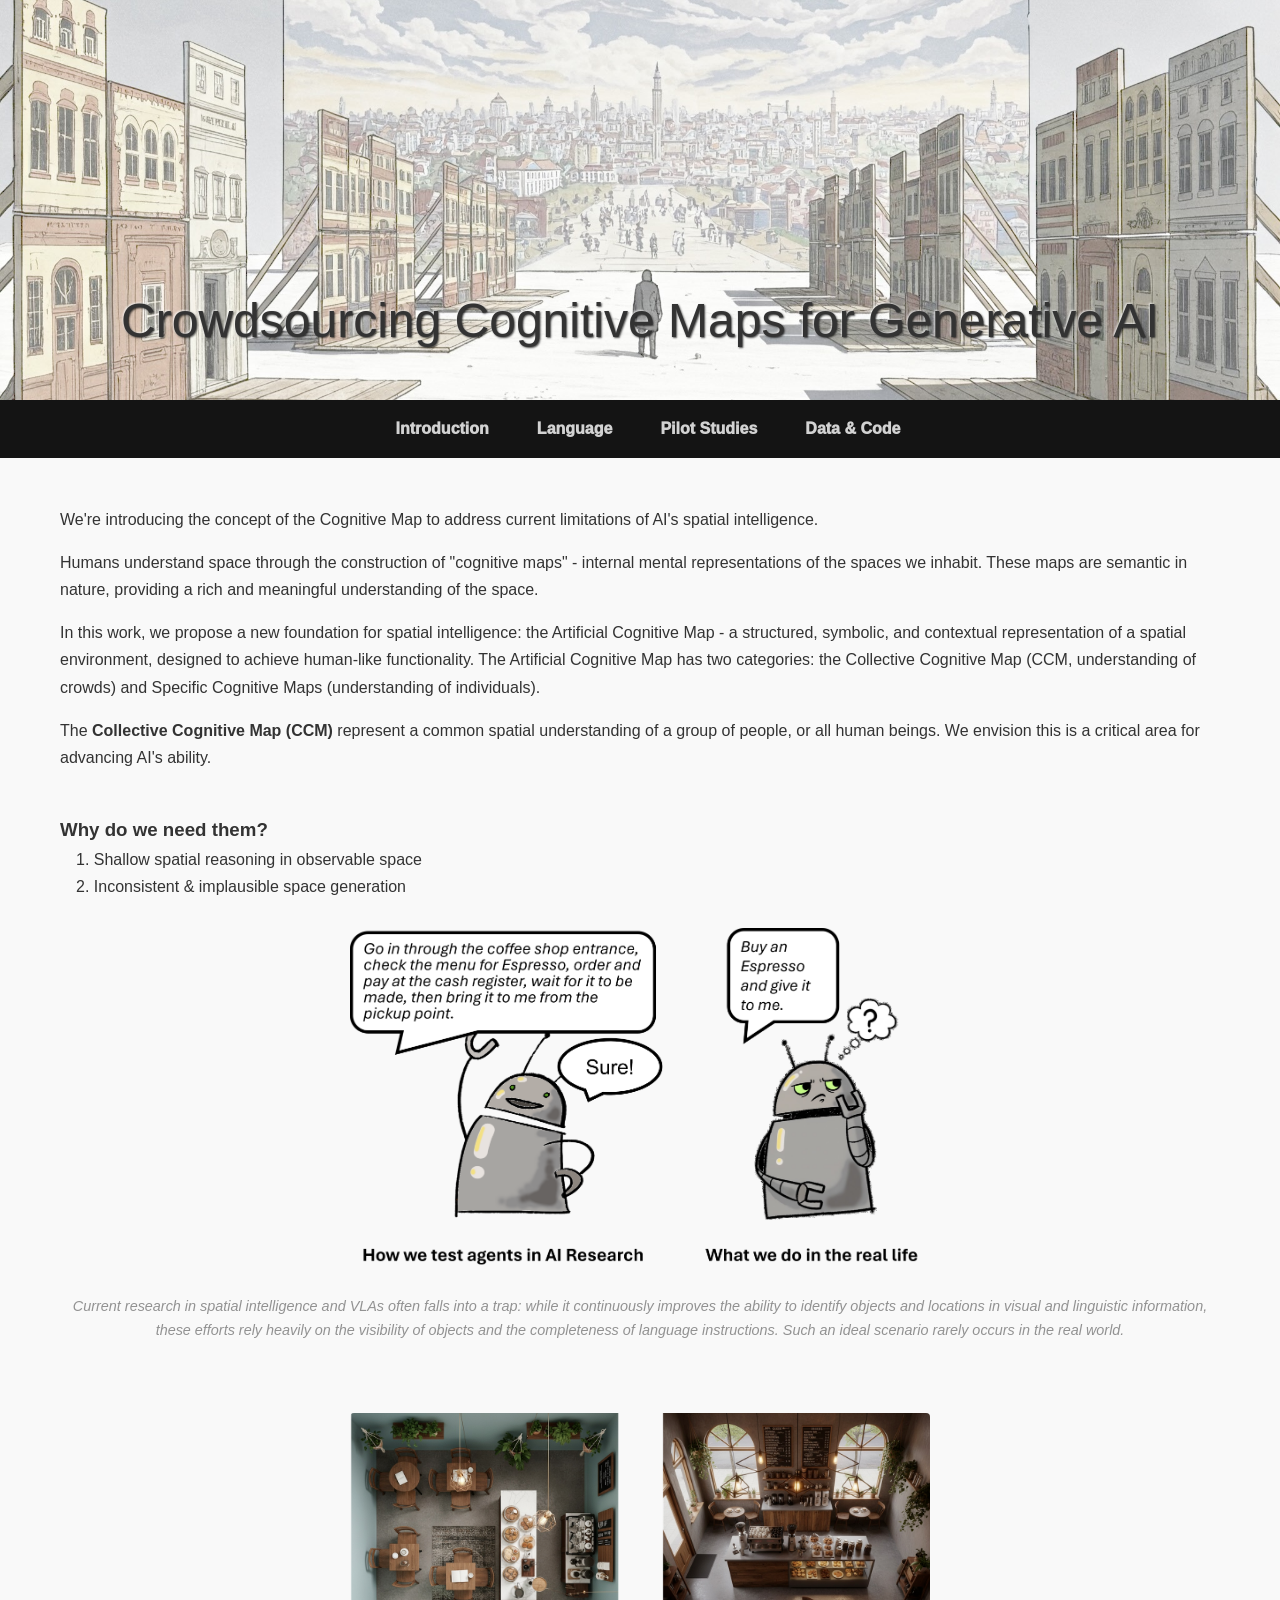
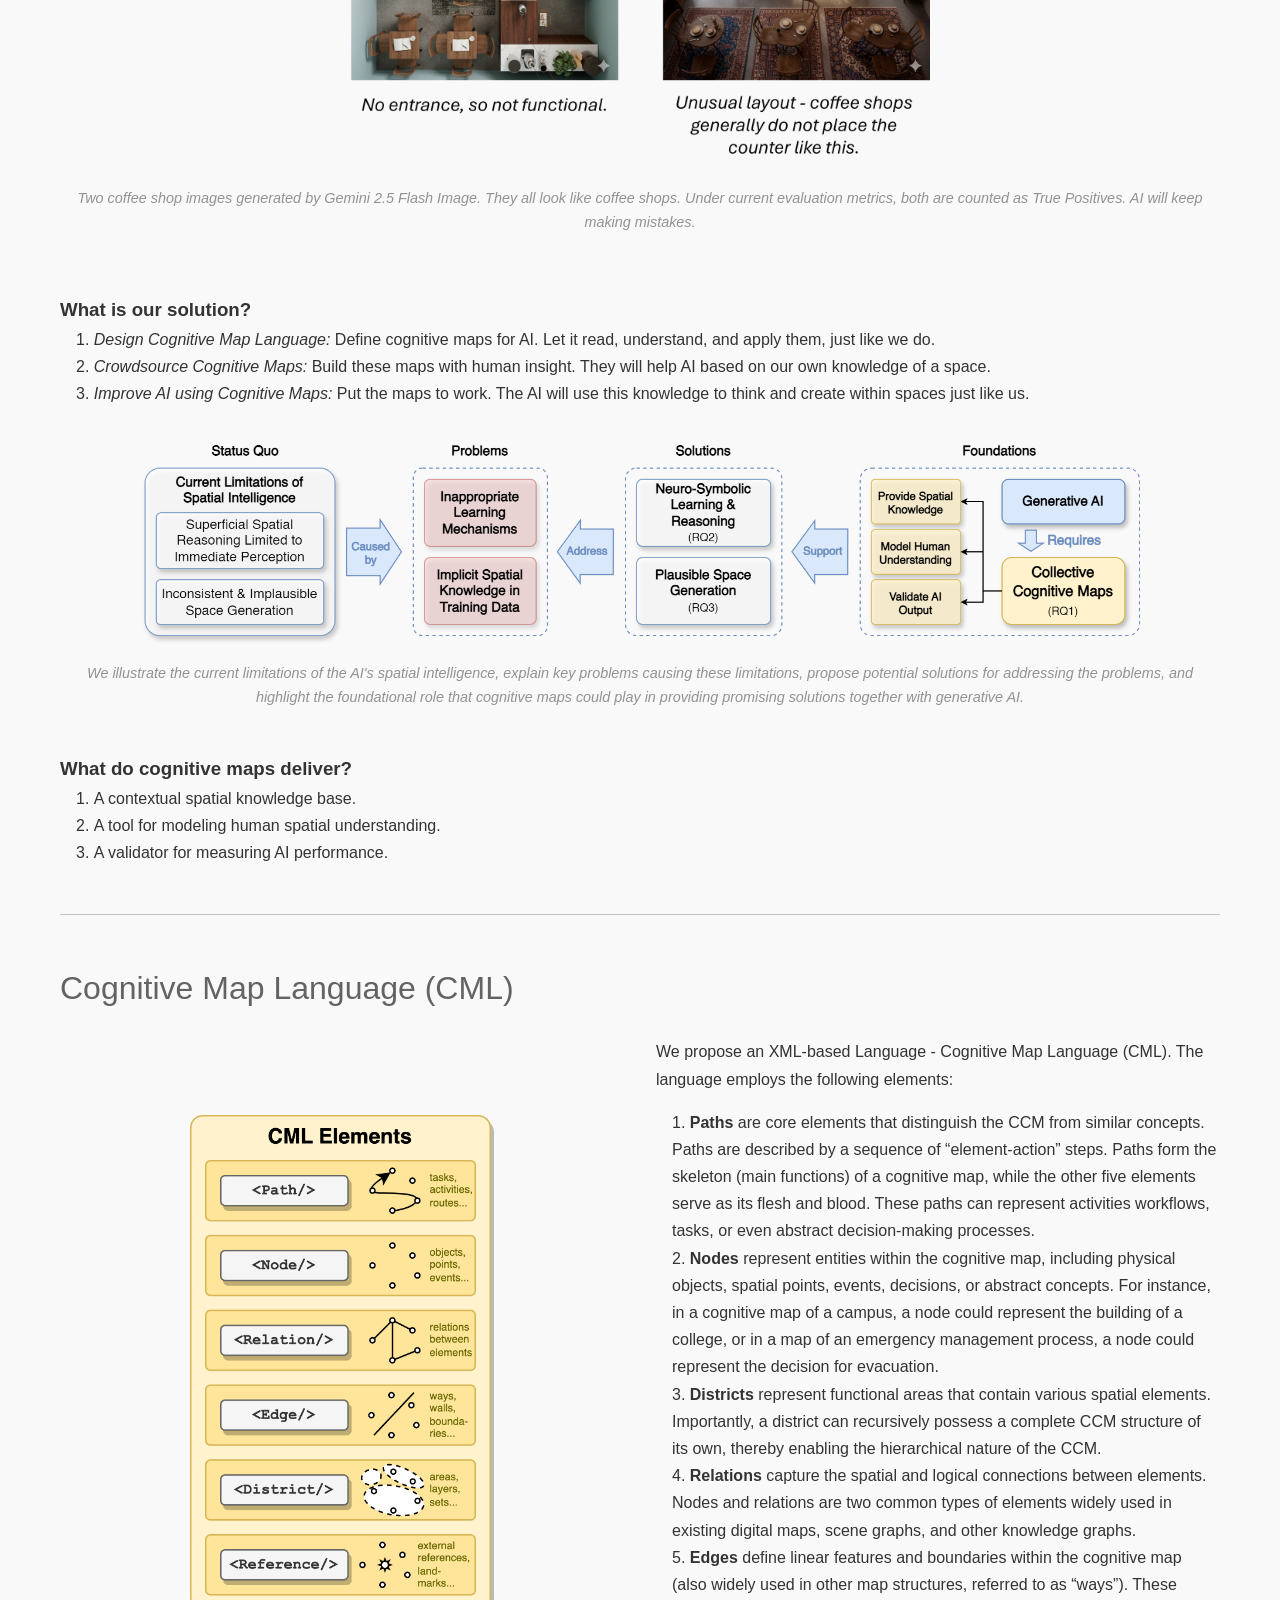
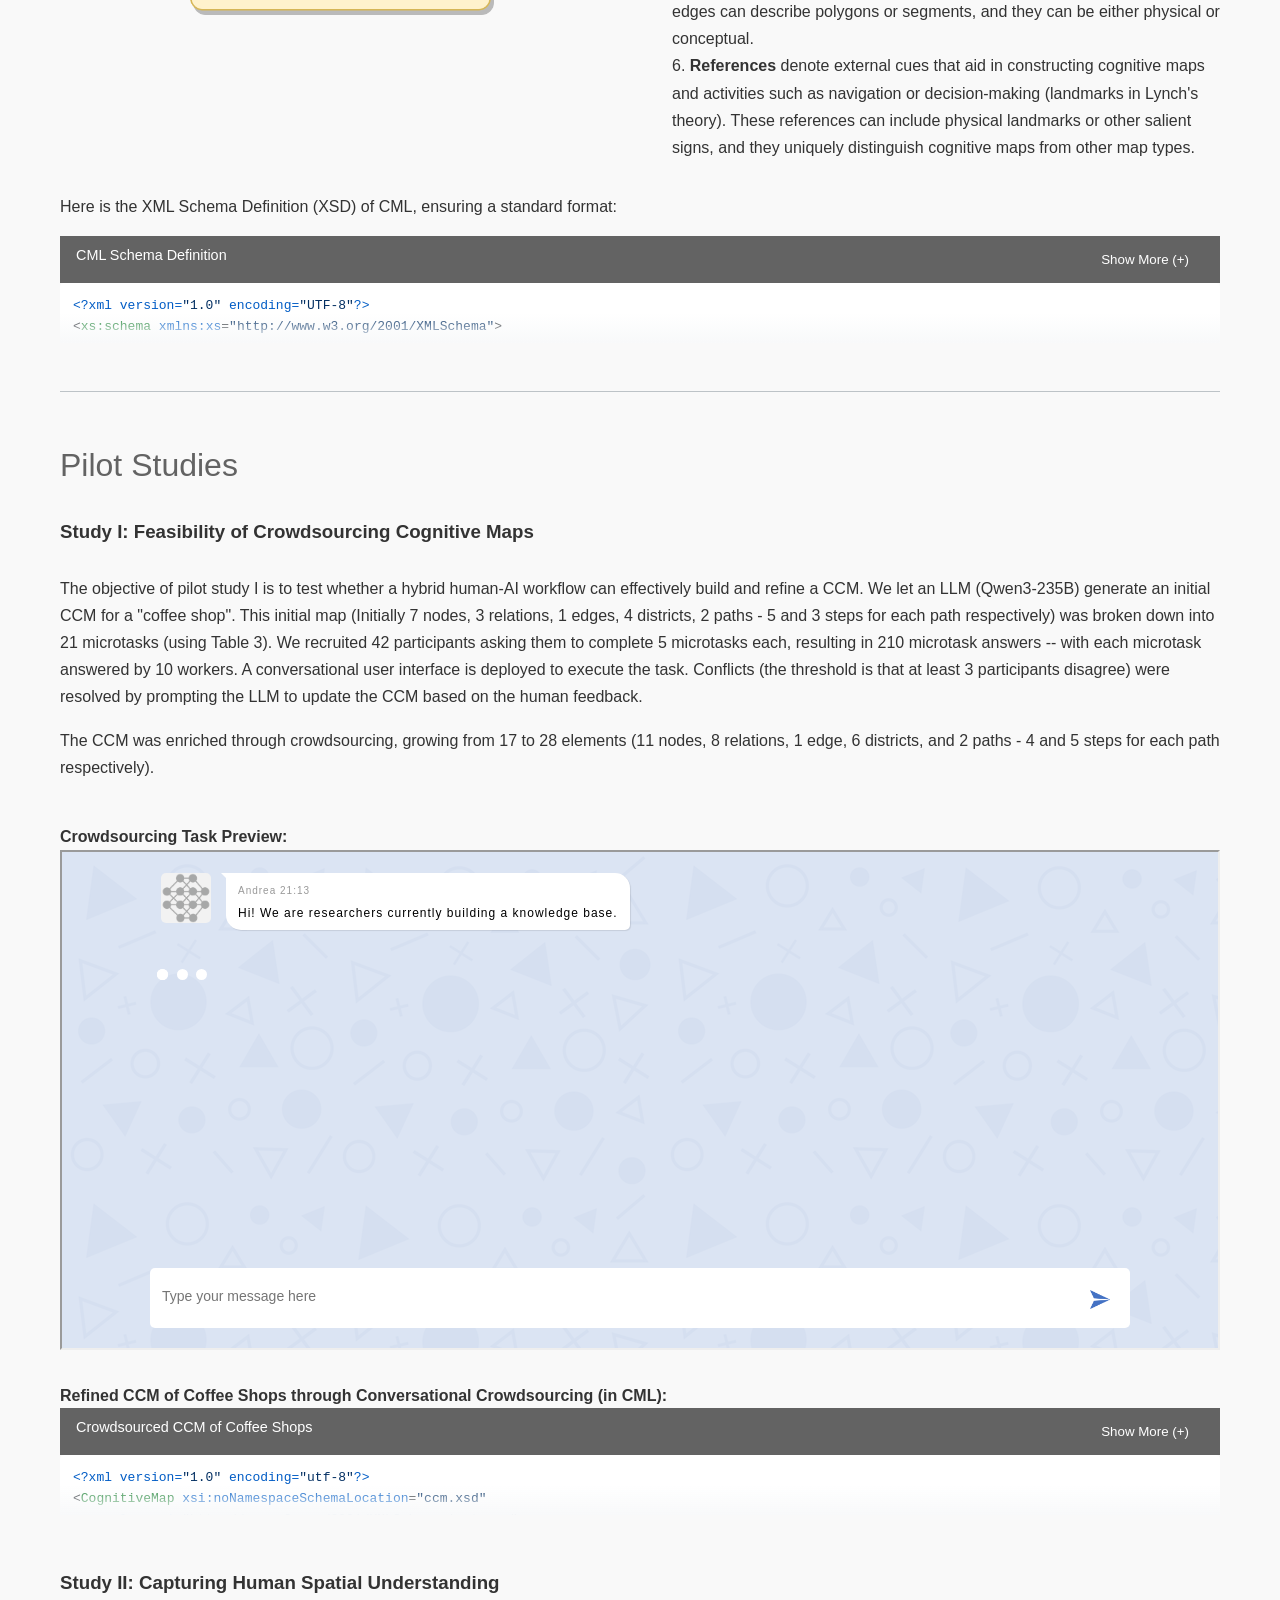
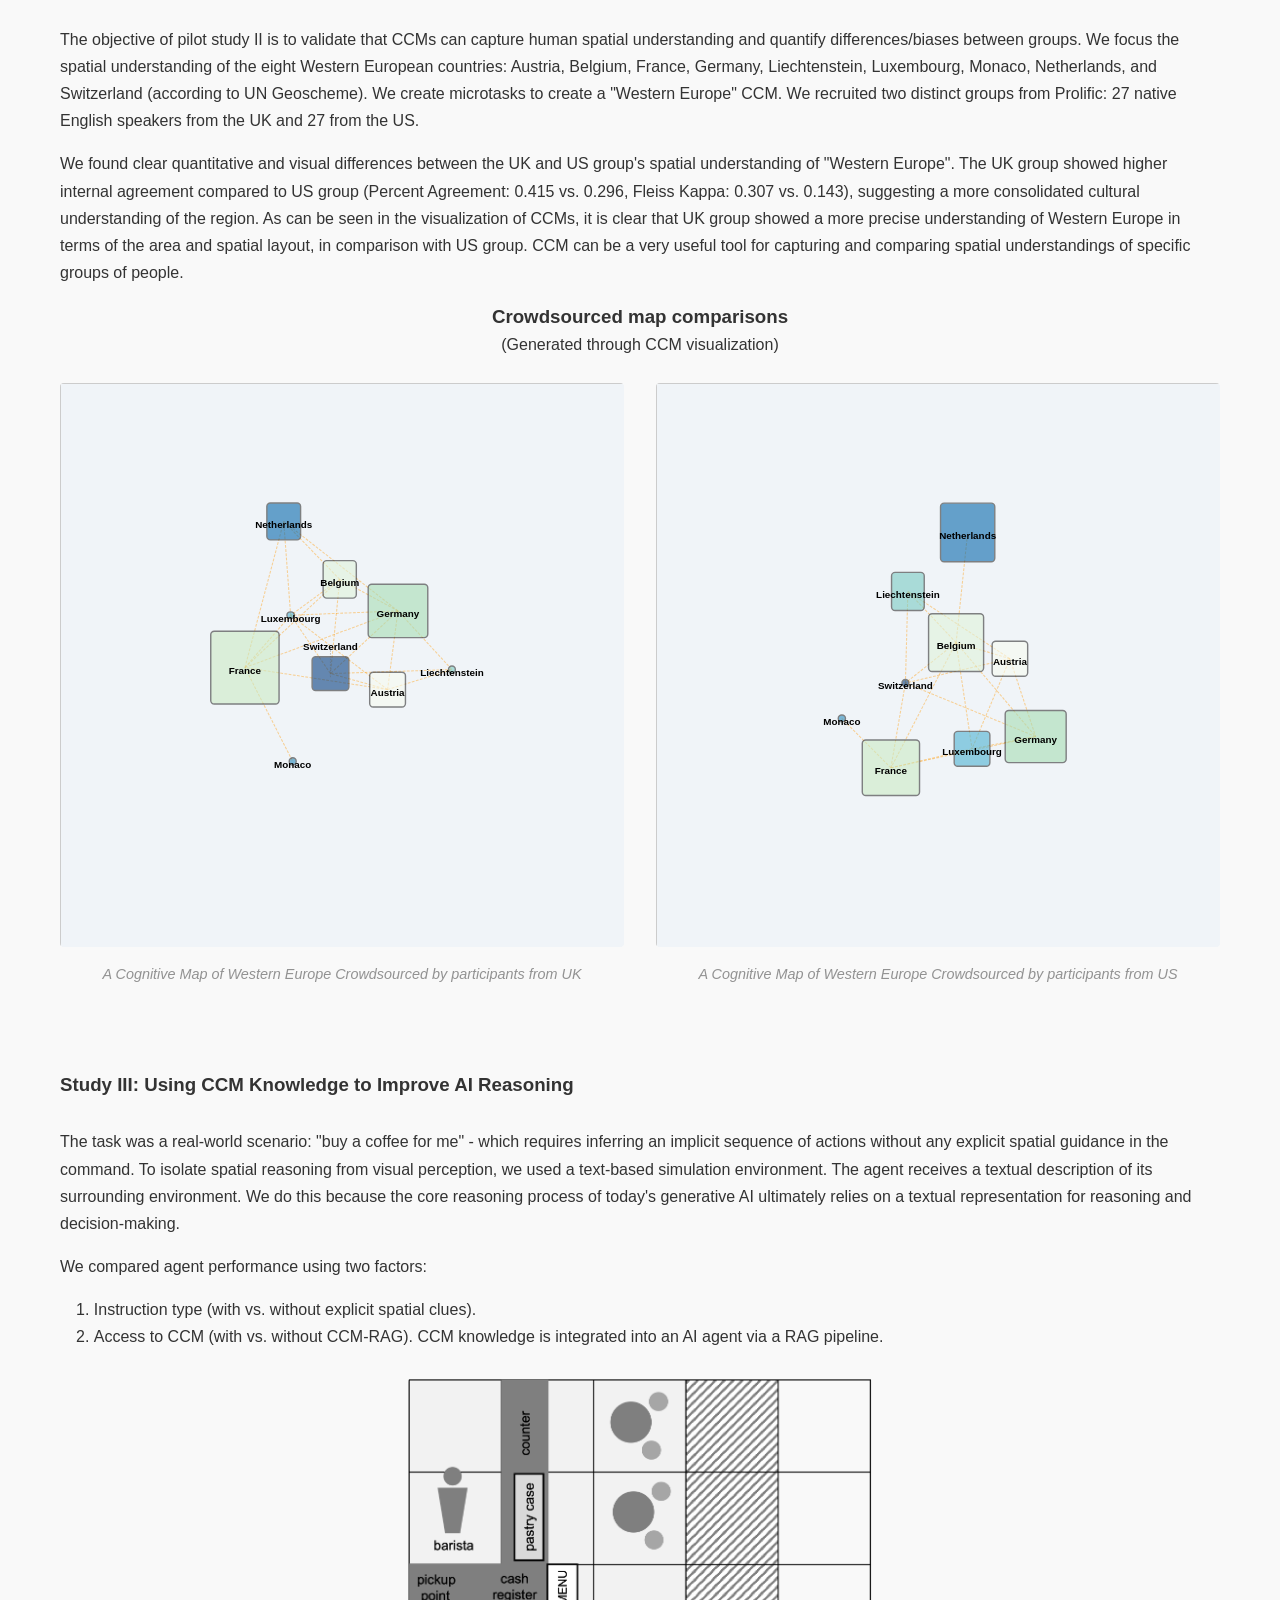
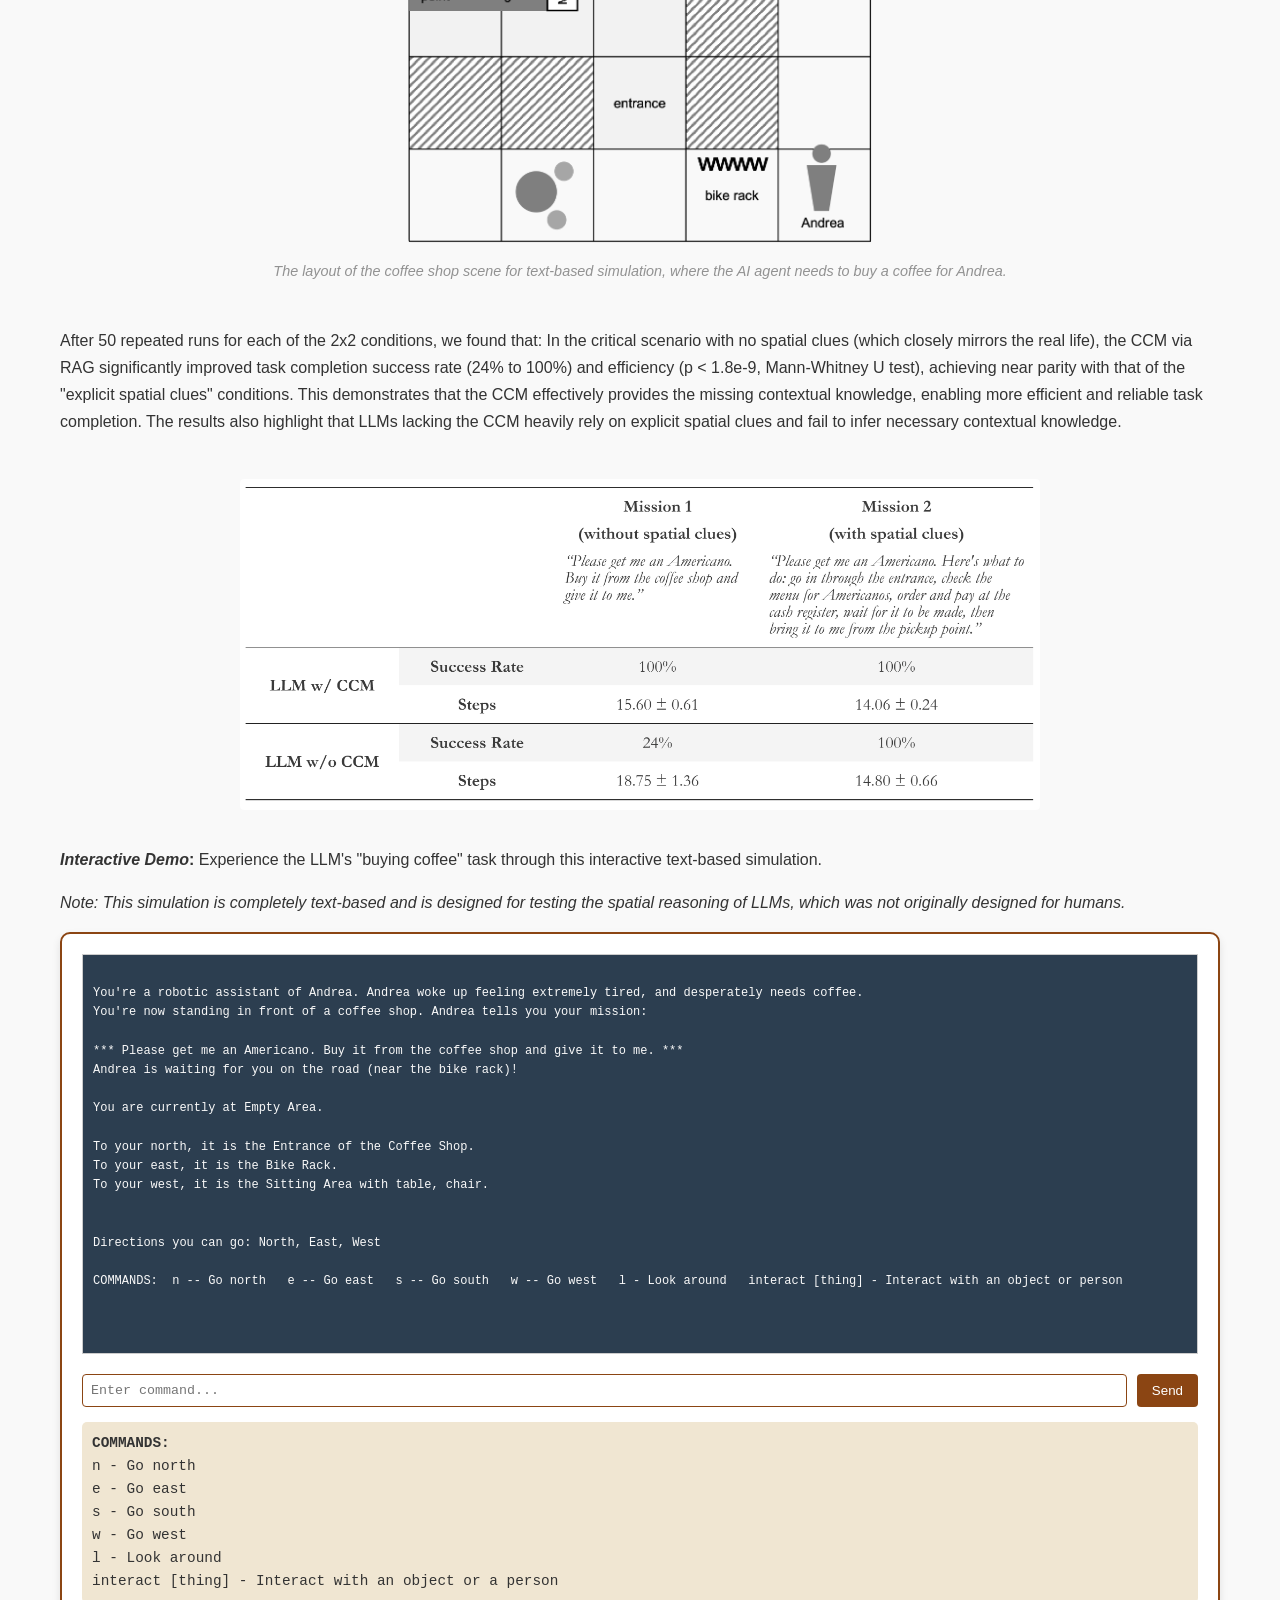
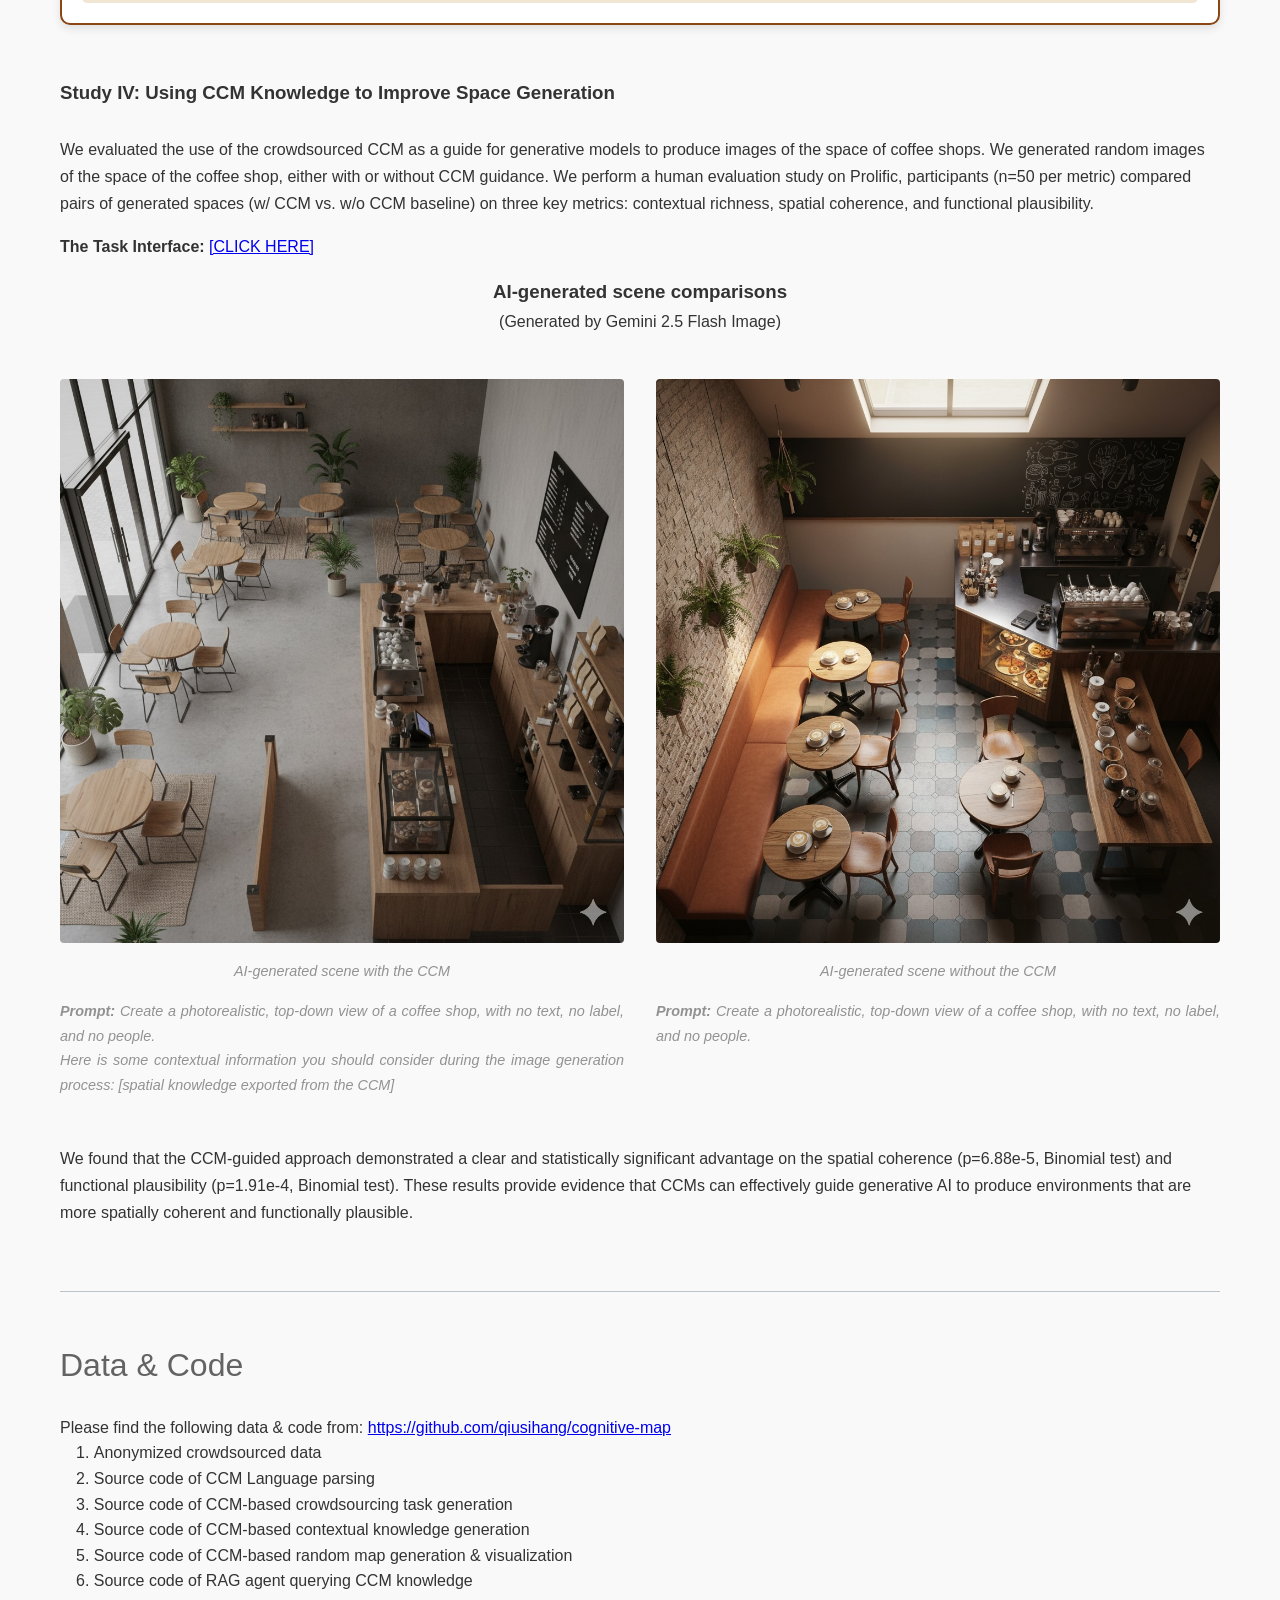
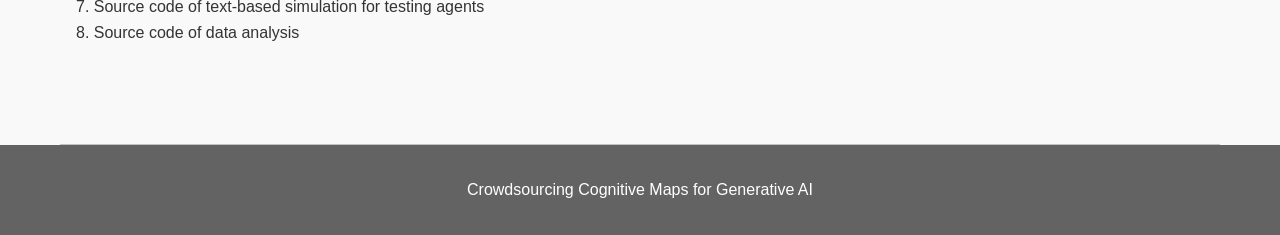
<file: home/index.html>
<!DOCTYPE html>
<html lang="en">
<head>
    <meta charset="UTF-8">
    <meta name="viewport" content="width=device-width, initial-scale=1.0">
    <title>Crowdsourcing Cognitive Maps</title>
    <link rel="stylesheet" href="./github.min.css">
    <link rel="stylesheet" media="all" href="./style.css">
    <style>

    </style>
</head>
<body>
    <header>
        <div class="container" style="margin-top: auto; width: 100%; text-align: center;">
            <h1>Crowdsourcing Cognitive Maps for Generative AI</h1>
            <!-- <p class="subtitle">Toward Spatial Intelligence of AI via Collective Cognitive Maps</p> -->
        </div>
    </header>
    
    <nav>
        <div class="container">
            <ul>
                <li><a href="#introduction">Introduction</a></li>
                <li><a href="#language">Language</a></li>
                <li><a href="#pilotstudies">Pilot Studies</a></li>
                <li><a href="#data">Data & Code</a></li>
            </ul>
        </div>
    </nav>
    
    <main class="container">
        <section id="introduction">
            <!-- <h2>Introduction</h2> -->
            <div class="text-content">
                <p>We're introducing the concept of the Cognitive Map to address current limitations of AI's spatial intelligence.</p>
                <p>Humans understand space through the construction of "cognitive maps" - internal mental representations of the spaces we inhabit. These maps are semantic in nature, providing a rich and meaningful understanding of the space.</p>
                <p>In this work, we propose a new foundation for spatial intelligence: the Artificial Cognitive Map - a structured, symbolic, and contextual representation of a spatial environment, designed to achieve human-like functionality. The Artificial Cognitive Map has two categories: the Collective Cognitive Map (CCM, understanding of crowds) and Specific Cognitive Maps (understanding of individuals). </p>
                <p>The <b>Collective Cognitive Map (CCM)</b> represent a common spatial understanding of a group of people, or all human beings. We envision this is a critical area for advancing AI's ability.</p>
                <br/>

                <h3>Why do we need them?</h3>
                <ol>
                    <li>Shallow spatial reasoning in observable space</li>
                    <li>Inconsistent & implausible space generation</li>
                </ol>

                <div class="image-container">
                    <br/>
                    <img id="example1" style="width: 50%; max-width: 1000px;" src="imgs/example1.png">
                    <p class="image-caption">Current research in spatial intelligence and VLAs often falls into a trap: while it continuously improves the ability to identify objects and locations in visual and linguistic information, these efforts rely heavily on the visibility of objects and the completeness of language instructions. Such an ideal scenario rarely occurs in the real world.</p>
                    <br/>
                </div>

                
                <div class="image-container">
                    <br/>
                    <img id="example2" style="width: 50%; max-width: 1000px;" src="imgs/example2.png">
                    <p class="image-caption">Two coffee shop images generated by Gemini 2.5 Flash Image. They all look like coffee shops. Under current evaluation metrics, both are counted as True Positives. AI will keep making mistakes.</p>
                    <br/>
                </div>
                <p></p>

                <h3>What is our solution?</h3>
                <ol>
                    <li><i>Design Cognitive Map Language:</i> Define cognitive maps for AI. Let it read, understand, and apply them, just like we do.</li>
                    <li><i>Crowdsource Cognitive Maps:</i> Build these maps with human insight. They will help AI based on our own knowledge of a space.</li>
                    <li><i>Improve AI using Cognitive Maps:</i> Put the maps to work. The AI will use this knowledge to think and create within spaces just like us.</li>
                </ol>

                <div class="image-container">
                    <br/>
                    <img id="pipeline" style="width: 100%; max-width: 1000px;" src="imgs/pipeline.png">
                    <p class="image-caption">We illustrate the current limitations of the AI's spatial intelligence, explain key problems causing these limitations, propose potential solutions for addressing the problems, and highlight the foundational role that cognitive maps could play in providing promising solutions together with generative AI. </p>
                    <br/>
                </div>

                <h3>What do cognitive maps deliver?</h3>
                <ol>
                    <li>A contextual spatial knowledge base.</li>
                    <li>A tool for modeling human spatial understanding.</li>
                    <li>A validator for measuring AI performance.</li>
                </ol>
            </div>
        </section>
        
        <section id="language">
            <h2>Cognitive Map Language (CML)</h2>
            <div class="content-grid">
                <div class="image-container">
                    <br/>
                    <br/>
                    <br/>
                    <img src="imgs/cml.png" style="max-height:500px">
                    <!-- <p class="image-caption">CML Elements</p> -->
                </div>
                <div class="text-content">
                    <p>We propose an XML-based Language - Cognitive Map Language (CML). The language employs the following elements:</p>
                    <ol>
                        <li><strong>Paths</strong> are core elements that distinguish the CCM from similar concepts. Paths are described by a sequence of “element-action” steps. Paths form the skeleton (main functions) of a cognitive map, while the other five elements serve as its flesh and blood. These paths can represent activities workflows, tasks, or even abstract decision-making processes.</li>
                        <li><strong>Nodes</strong> represent entities within the cognitive map, including physical objects, spatial points, events, decisions, or abstract concepts. For instance, in a cognitive map of a campus, a node could represent the building of a college, or in a map of an emergency management process, a node could represent the decision for evacuation.</li>
                        <li><strong>Districts</strong> represent functional areas that contain various spatial elements. Importantly, a district can recursively possess a complete CCM structure of its own, thereby enabling the hierarchical nature of the CCM.</li>
                        <li><strong>Relations</strong> capture the spatial and logical connections between elements. Nodes and relations are two common types of elements widely used in existing digital maps, scene graphs, and other knowledge graphs.</li>
                        <li><strong>Edges</strong> define linear features and boundaries within the cognitive map (also widely used in other map structures, referred to as “ways”). These edges can describe polygons or segments, and they can be either physical or conceptual.</li>
                        <li><strong>References</strong> denote external cues that aid in constructing cognitive maps and activities such as navigation or decision-making (landmarks in Lynch's theory). These references can include physical landmarks or other salient signs, and they uniquely distinguish cognitive maps from other map types.</li>
                    </ol>
                </div>
            </div>
            
            <div class="text-content"><p>Here is the XML Schema Definition (XSD) of CML, ensuring a standard format:</p></div>

            <div class="code-container collapsible-code collapsed">
                <div class="code-header">
                    <span>CML Schema Definition</span>
                    <div class="code-actions">
                        <!-- <button class="code-copy">Copy</button>&nbsp;&nbsp; -->
                        <button class="collapse-toggle" style="background: none; border: none; color: white; cursor: pointer;">Show More (+)</button>
                    </div>
                </div>
                <div class="code-content">
                    <pre><code class="language-xml" id="xsd-code"></code></pre>
                    <div class="collapsed-overlay"></div>
                </div>
            </div>

        </section>
        
        <section id="pilotstudies">
            <h2>Pilot Studies</h2>
            <div class="text-content">
                <h3>Study I: Feasibility of Crowdsourcing Cognitive Maps</h3>
                <br/>
                <p>The objective of pilot study I is to test whether a hybrid human-AI workflow can effectively build and refine a CCM. We let an LLM (Qwen3-235B) generate an initial CCM for a "coffee shop". This initial map (Initially 7 nodes, 3 relations, 1 edges, 4 districts, 2 paths - 5 and 3 steps for each path respectively) was broken down into 21 microtasks (using Table 3). We recruited 42 participants asking them to complete 5 microtasks each, resulting in 210 microtask answers -- with each microtask answered by 10 workers. A conversational user interface is deployed to execute the task. Conflicts (the threshold is that at least 3 participants disagree) were resolved by prompting the LLM to update the CCM based on the human feedback.</p>
                <p>The CCM was enriched through crowdsourcing, growing from 17 to 28 elements (11 nodes, 8 relations, 1 edge, 6 districts, and 2 paths - 4 and 5 steps for each path respectively).</p>
                <br/>
            </div>
            
            <p><b>Crowdsourcing Task Preview:</b></p>
            <iframe 
                src="../crowdsourcing/client.html" 
                width="100%" 
                height="500px"
                title="Conversational Task Interface">
            </iframe>
            <br/>
            <br/>

            <p><b>Refined CCM of Coffee Shops through Conversational Crowdsourcing (in CML):</b></p>
            <div class="code-container collapsible-code collapsed">
                <div class="code-header">
                    <span>Crowdsourced CCM of Coffee Shops</span>
                    <div class="code-actions">
                        <!-- <button class="code-copy">Copy</button>&nbsp;&nbsp; -->
                        <button class="collapse-toggle" style="background: none; border: none; color: white; cursor: pointer;">Show More (+)</button>
                    </div>
                </div>
                <div class="code-content">
                    <pre><code class="language-xml" id="xml-code"></code></pre>
                    <div class="collapsed-overlay"></div>
                </div>
            </div>
            <br/>
            <br/>

            <div class="text-content">
                <h3>Study II: Capturing Human Spatial Understanding</h3>
                <br/>
                <p>The objective of pilot study II is to validate that CCMs can capture human spatial understanding and quantify differences/biases between groups. We focus the spatial understanding of the eight Western European countries: Austria, Belgium, France, Germany, Liechtenstein, Luxembourg, Monaco, Netherlands, and Switzerland (according to UN Geoscheme). We create microtasks to create a "Western Europe" CCM. We recruited two distinct groups from Prolific: 27 native English speakers from the UK and 27 from the US.</p>
                <p>We found clear quantitative and visual differences between the UK and US group's spatial understanding of "Western Europe". The UK group showed higher internal agreement compared to US group (Percent Agreement: 0.415 vs. 0.296, Fleiss Kappa: 0.307 vs. 0.143), suggesting a more consolidated cultural understanding of the region. As can be seen in the visualization of CCMs, it is clear that UK group showed a more precise understanding of Western Europe in terms of the area and spatial layout, in comparison with US group. 
                CCM can be a very useful tool for capturing and comparing spatial understandings of specific groups of people. </p>
            </div>

            <div style="text-align: center">
                <h3>Crowdsourced map comparisons</h3>
                <p>(Generated through CCM visualization)</p>
                <br/>
            </div>
            <div class="content-grid">
                <div class="image-container">
                    <img id="we-uk" src="imgs/map_WE_UK.svg">
                    <p class="image-caption">A Cognitive Map of Western Europe Crowdsourced by participants from UK</p>
                </div>
                <div class="image-container">
                    <img id="we-us" src="imgs/map_WE_US.svg">
                    <p class="image-caption">A Cognitive Map of Western Europe Crowdsourced by participants from US</p>
                </div>
            </div>
            <br/>
            <br/>


            <div class="text-content">
                <h3>Study III: Using CCM Knowledge to Improve AI Reasoning</h3>
                <br/>
                <p>The task was a real-world scenario: "buy a coffee for me" - which requires inferring an implicit sequence of actions without any explicit spatial guidance in the command. To isolate spatial reasoning from visual perception, we used a text-based simulation environment. The agent receives a textual description of its surrounding environment. We do this because the core reasoning process of today's generative AI ultimately relies on a textual representation for reasoning and decision-making.</p>
                <p>We compared agent performance using two factors: </p>
                <ol>
                    <li>Instruction type (with vs. without explicit spatial clues).</li>
                    <li>Access to CCM (with vs. without CCM-RAG). CCM knowledge is integrated into an AI agent via a RAG pipeline.</li>
                </ol>

                <div class="image-container">
                    <br/>
                    <img id="layout" style="width: 40%" src="imgs/coffeeshop.png">
                    <p class="image-caption">The layout of the coffee shop scene for text-based simulation, where the AI agent needs to buy a coffee for Andrea.</p>
                    <br/>
                </div>

                <p>After 50 repeated runs for each of the 2x2 conditions, we found that: In the critical scenario with no spatial clues (which closely mirrors the real life), the CCM via RAG significantly improved task completion success rate (24% to 100%) and efficiency (p &lt; 1.8e-9, Mann-Whitney U test), achieving near parity with that of the "explicit spatial clues" conditions. This demonstrates that the CCM effectively provides the missing contextual knowledge, enabling more efficient and reliable task completion. The results also highlight that LLMs lacking the CCM heavily rely on explicit spatial clues and fail to infer necessary contextual knowledge.</p>
                <br/>
                    <div class="image-container">
                        <img style="width: 100%; max-width: 800px;" src="imgs/table.png">
                    </div>
                <br/>
            </div>

            <div class="text-content">
                <p><b><i>Interactive Demo</i>:</b> Experience the LLM's "buying coffee" task through this interactive text-based simulation.</p>
                <p><i>Note: This simulation is completely text-based and is designed for testing the spatial reasoning of LLMs, which was not originally designed for humans.</i></p>
            </div>
            
            <div id="simulation-container">
                <!-- <h3>Interactive Console</h3> -->
                <div id="output"></div>
                <div id="input-container">
                    <input type="text" id="command-input" placeholder="Enter command...">
                    <button id="submit-button">Send</button>
                </div>
                <div class="help">
                    <strong>COMMANDS:</strong><br/>n - Go north<br/>e - Go east<br/>s - Go south<br/>w - Go west<br/>l - Look around<br/>interact [thing] - Interact with an object or a person
                </div>
            </div>

            <br/>
            <br/>

            
            <div class="text-content">
                <h3>Study IV: Using CCM Knowledge to Improve Space Generation</h3>
                <br/>
                <p>We evaluated the use of the crowdsourced CCM as a guide for generative models to produce images of the space of coffee shops. We generated random images of the space of the coffee shop, either with or without CCM guidance. We perform a human evaluation study on Prolific, participants (n=50 per metric) compared pairs of generated spaces (w/ CCM vs. w/o CCM baseline) on three key metrics: contextual richness, spatial coherence, and functional plausibility.</p>
                <p><b>The Task Interface: </b> <a href="comparison.html" target="_blank">[CLICK HERE]</a></p>
                <div style="text-align: center">
                    <h3>AI-generated scene comparisons</h3>
                    <p>(Generated by Gemini 2.5 Flash Image)</p>
                    <br/>
                </div>

                <div class="content-grid">
                    <div class="image-container">
                        <img id="ccm-scene" src="imgs/ccm1.jpg">
                        <p class="image-caption">AI-generated scene with the CCM</p>
                        <p class="image-caption" style="text-align: justify"><strong>Prompt:</strong> Create a photorealistic, top-down view of a coffee shop, with no text, no label, and no people.<br/>
                        Here is some contextual information you should consider during the image generation process: [spatial knowledge exported from the CCM]</p>
                    </div>
                    <div class="image-container">
                        <img id="noccm-scene" src="imgs/noccm1.jpg">
                        <p class="image-caption">AI-generated scene without the CCM</p>
                        <p class="image-caption" style="text-align: justify"><strong>Prompt:</strong> Create a photorealistic, top-down view of a coffee shop, with no text, no label, and no people.</p>
                    </div>
                </div>
                
                <p>We found that the CCM-guided approach demonstrated a clear and statistically significant advantage on the spatial coherence (p=6.88e-5, Binomial test) and functional plausibility (p=1.91e-4, Binomial test). These results provide evidence that CCMs can effectively guide generative AI to produce environments that are more spatially coherent and functionally plausible.</p>

            </div>

        </section>
        
        
        <section id="data">
            <h2>Data & Code</h2>
            Please find the following data & code from: <a href="https://github.com/qiusihang/cognitive-map">https://github.com/qiusihang/cognitive-map</a>
            <ol>
                <li>Anonymized crowdsourced data</li>
                <li>Source code of CCM Language parsing</li>
                <li>Source code of CCM-based crowdsourcing task generation</li>
                <li>Source code of CCM-based contextual knowledge generation</li>
                <li>Source code of CCM-based random map generation & visualization</li>
                <li>Source code of RAG agent querying CCM knowledge</li>
                <li>Source code of text-based simulation for testing agents</li>
                <li>Source code of data analysis</li>
            </ol>
            <br/>
            <br/>
        </section>
    </main>
    
    <footer>
        <div class="container">
            <p>Crowdsourcing Cognitive Maps for Generative AI</p>
        </div>
    </footer>

    <script src="./highlight.min.js"></script>
    <script src="./ccm.js"></script>
    <script src="./console.js"></script>
</body>
</html>
</file>
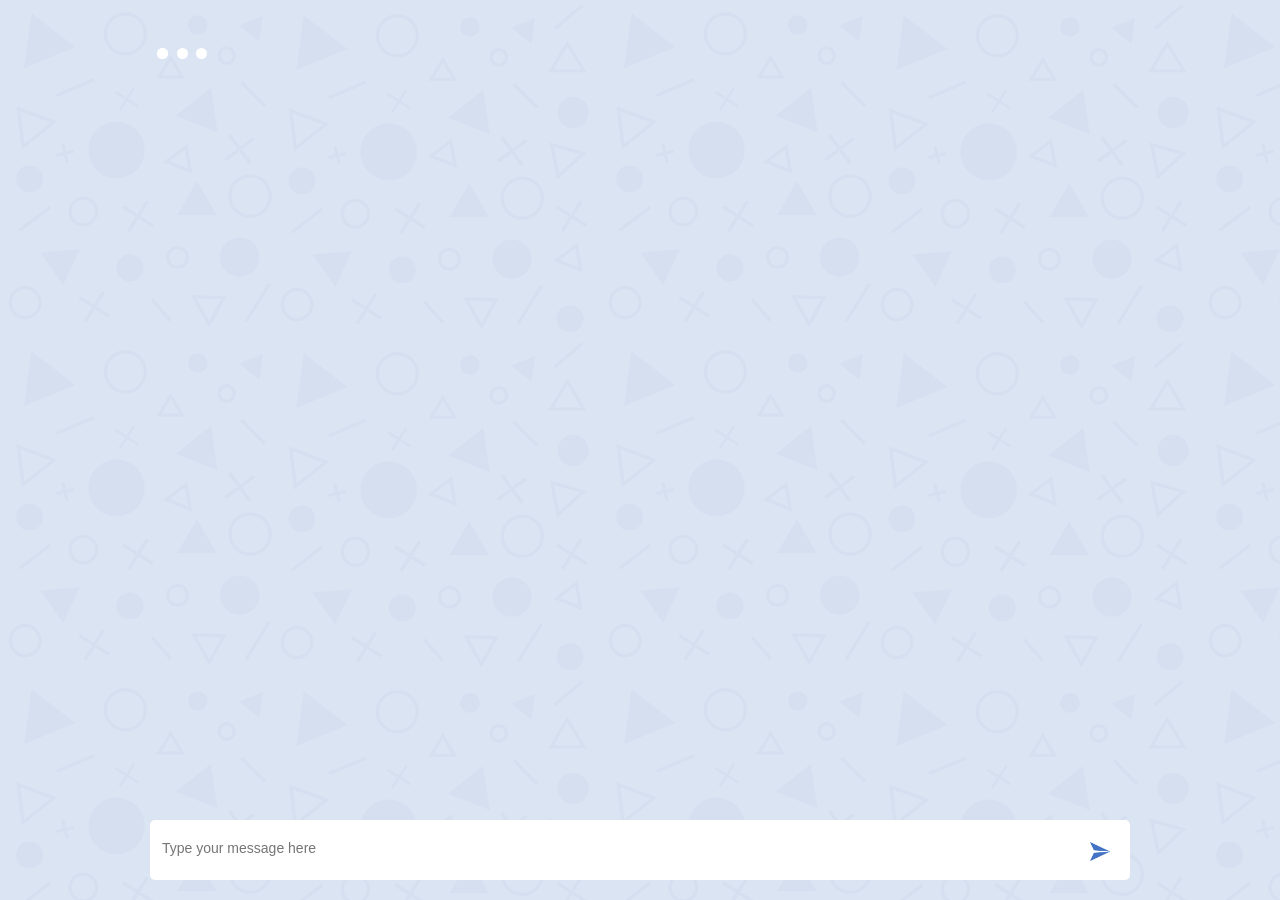
<file: crowdsourcing/client.html>
<!DOCTYPE html>
<html lang="en">

<head>
    <meta charset="UTF-8">
    <title>Chatbot</title>
    <link rel="icon" href="data:,">
    <link rel="stylesheet" media="all" href="./style/client.css">
    <meta content="width=device-width,initial-scale=1.0,maximum-scale=1.0,user-scalable=0" name="viewport" />
</head>

<body>

    <div id="container">
        <div id="history-container">
            <table id="chat-history">
            </table>
        </div>
        <div id="message-container">
            <textarea id="message" name="message" onkeydown="onKeyDown(event)" placeholder="Type your message here" rows="1"></textarea>
        </div>
        <div id="send-button" onclick="click_send()"><img src="./style/send.png" width="20px" style="vertical-align:middle"/></div>
        <div id="message-cover">Please reply the chatbot by selecting the option(s).</div>
        <div id="submit" style="cursor:pointer; border:1px solid #999999" onclick="submit_answer()">
            <div style="font-size:16px;border:0px;background:rgba(0,0,0,0);color:#666666" id="submit-button"><b>SUBMIT</b></div>
            <textarea id="chat-answer" name="chat-answer" style="display:none"></textarea>
        </div>
    </div>

    <script src="./js/timeme.min.js"></script>
    <script src="./js/jquery.js"></script>
    <script src="./js/chatbot.js"></script>
    <script src="./survey.js"></script>
    <script src="./js/client.js"></script>

    <script>
        TimeMe.initialize({currentPageName: "my-home-page", idleTimeoutInSeconds: 30});
        window.onload = init();
    </script>

</body>

</html>
</file>
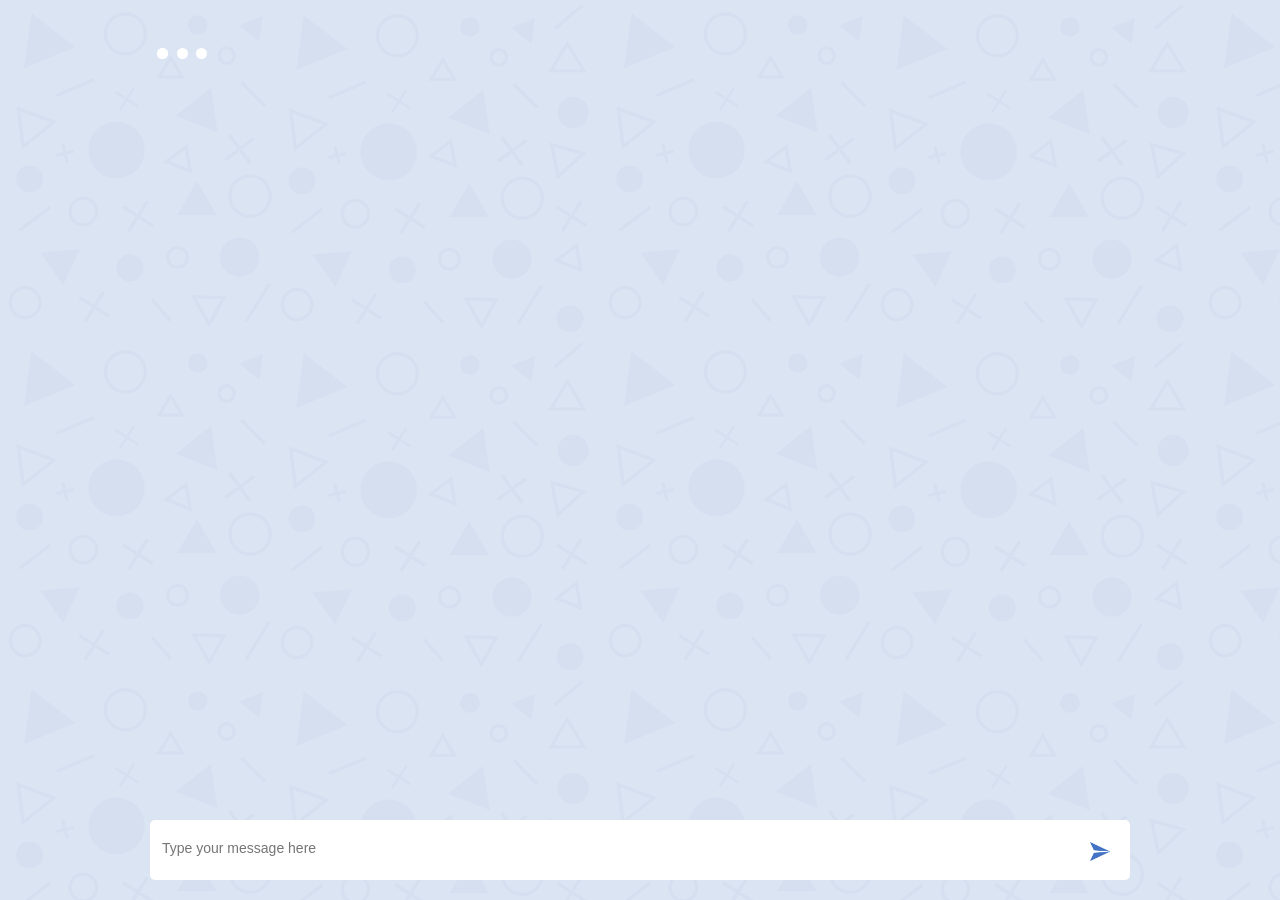
<file: crowdsourcing/client2.html>
<!DOCTYPE html>
<html lang="en">

<head>
    <meta charset="UTF-8">
    <title>Chatbot</title>
    <link rel="icon" href="data:,">
    <link rel="stylesheet" media="all" href="./style/client.css">
    <meta content="width=device-width,initial-scale=1.0,maximum-scale=1.0,user-scalable=0" name="viewport" />
</head>

<body>

    <div id="container">
        <div id="history-container">
            <table id="chat-history">
            </table>
        </div>
        <div id="message-container">
            <textarea id="message" name="message" onkeydown="onKeyDown(event)" placeholder="Type your message here" rows="1"></textarea>
        </div>
        <div id="send-button" onclick="click_send()"><img src="./style/send.png" width="20px" style="vertical-align:middle"/></div>
        <div id="message-cover">Please reply the chatbot by selecting the option(s).</div>
        <div id="submit" style="cursor:pointer; border:1px solid #999999" onclick="submit_answer()">
            <div style="font-size:16px;border:0px;background:rgba(0,0,0,0);color:#666666" id="submit-button"><b>SUBMIT</b></div>
            <textarea id="chat-answer" name="chat-answer" style="display:none"></textarea>
        </div>
    </div>

    <script src="./js/timeme.min.js"></script>
    <script src="./js/jquery.js"></script>
    <script src="./js/chatbot.js"></script>
    <script src="./survey2.js"></script>
    <script src="./js/client.js"></script>

    <script>
        TimeMe.initialize({currentPageName: "my-home-page", idleTimeoutInSeconds: 30});
        window.onload = init();
    </script>

</body>

</html>
</file>
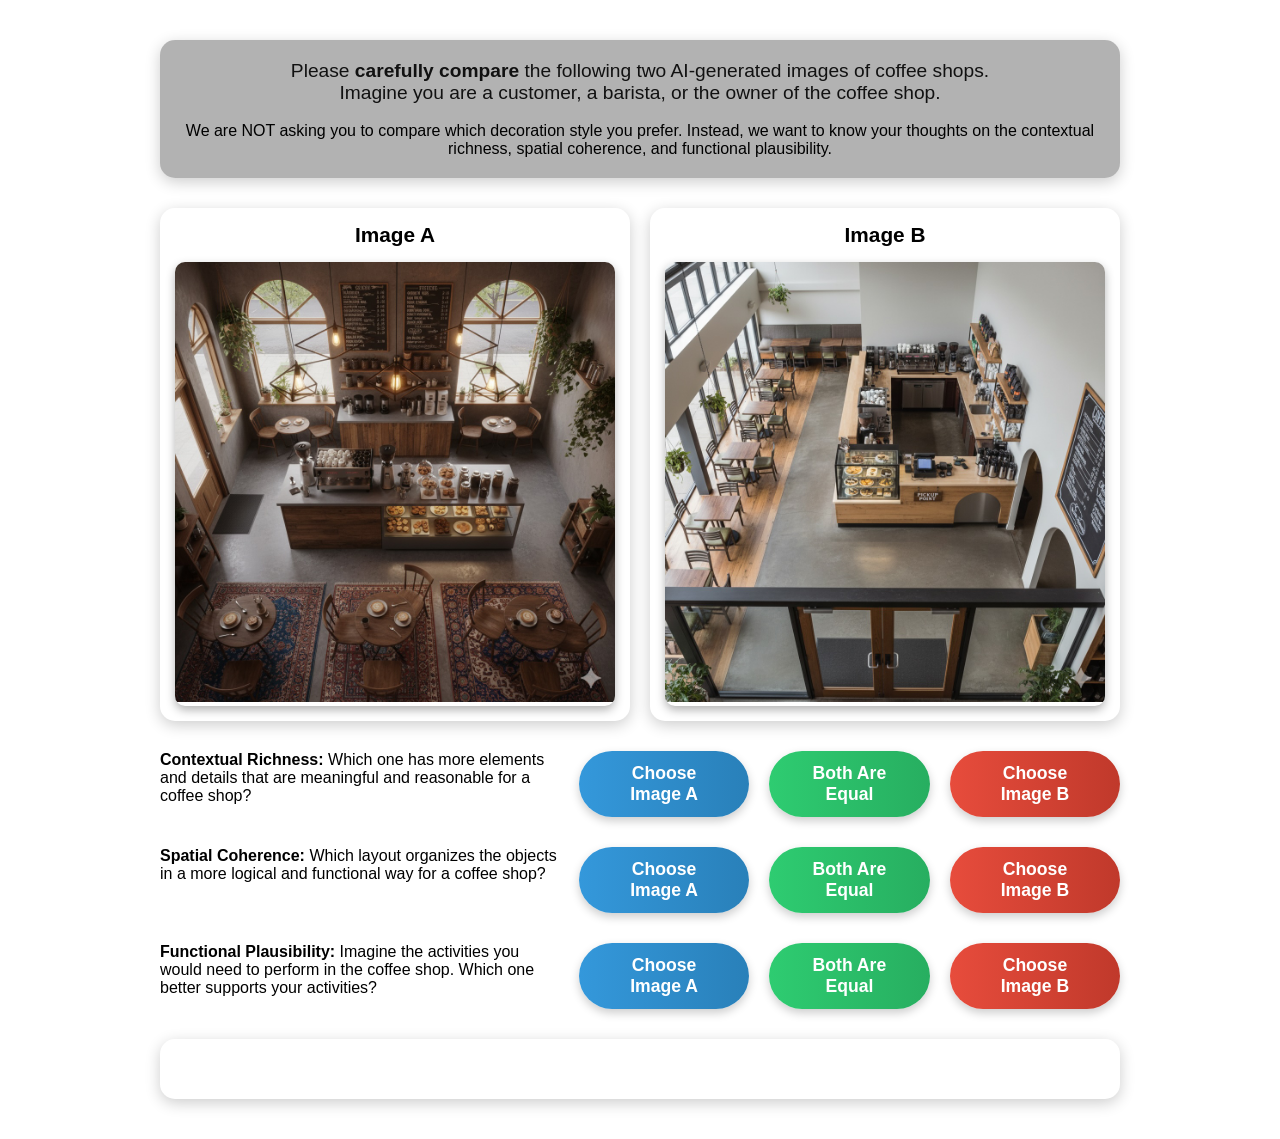
<file: home/comparison.html>
<!DOCTYPE html>
<html lang="en">
<head>
    <meta charset="UTF-8">
    <meta name="viewport" content="width=device-width, initial-scale=1.0">
    <title>Scene Comparison</title>
    <style>
        * {
            margin: 0;
            padding: 0;
            box-sizing: border-box;
            font-family: 'Segoe UI', Tahoma, Geneva, Verdana, sans-serif;
        }
        
        body {
            /* background: linear-gradient(135deg, #1a2a6c, #b21f1f, #fdbb2d); */
            background: white;
            color: black;
            min-height: 100vh;
            padding: 20px;
        }
        
        .container {
            max-width: 1000px;
            margin: 0 auto;
            padding: 20px;
        }
        
        header {
            text-align: center;
            margin-bottom: 30px;
            padding: 20px;
            background: rgba(0, 0, 0, 0.3);
            border-radius: 15px;
            box-shadow: 0 4px 15px rgba(0, 0, 0, 0.2);
        }
        
        h1 {
            font-size: 2.5rem;
            margin-bottom: 10px;
            /* text-shadow: 2px 2px 4px rgba(0, 0, 0, 0.5); */
        }
        
        .subtitle {
            font-size: 1.2rem;
            opacity: 0.9;
        }
        
        .comparison-container {
            display: flex;
            flex-wrap: wrap;
            gap: 20px;
            justify-content: center;
            margin-bottom: 30px;
        }
        
        .image-container {
            flex: 1;
            min-width: 300px;
            background: rgba(255, 255, 255, 0.1);
            border-radius: 15px;
            padding: 15px;
            box-shadow: 0 4px 15px rgba(0, 0, 0, 0.2);
            transition: transform 0.3s ease;
        }
        
        .image-container:hover {
            transform: translateY(-5px);
        }
        
        .image-title {
            text-align: center;
            margin-bottom: 15px;
            font-size: 1.3rem;
            font-weight: 600;
        }
        
        .image-wrapper {
            position: relative;
            width: 100%;
            /* height: 400px; */
            overflow: hidden;
            border-radius: 10px;
            box-shadow: 0 4px 10px rgba(0, 0, 0, 0.3);
        }
        
        .image-wrapper img {
            width: 100%;
            height: 100%;
            object-fit: cover;
            transition: transform 0.3s ease;
        }
        
        .image-wrapper:hover img {
            transform: scale(1.03);
        }
        
        .controls {
            display: flex;
            justify-content: center;
            gap: 20px;
            margin-top: 30px;
        }
        
        .btn {
            padding: 12px 30px;
            font-size: 1.1rem;
            border: none;
            border-radius: 50px;
            cursor: pointer;
            transition: all 0.3s ease;
            font-weight: 600;
            box-shadow: 0 4px 10px rgba(0, 0, 0, 0.2);
        }
        
        .btn-left {
            background: linear-gradient(to right, #3498db, #2980b9);
            color: white;
        }
        
        .btn-right {
            background: linear-gradient(to right, #e74c3c, #c0392b);
            color: white;
        }
        
        .btn-equal {
            background: linear-gradient(to right, #2ecc71, #27ae60);
            color: white;
        }
        
        .btn:hover {
            transform: translateY(-3px);
            box-shadow: 0 6px 15px rgba(0, 0, 0, 0.3);
        }
        
        .btn:active {
            transform: translateY(1px);
        }
        
        .result {
            text-align: center;
            margin-top: 30px;
            padding: 20px;
            background: rgba(255, 255, 255, 0.1);
            border-radius: 15px;
            font-size: 1.2rem;
            min-height: 60px;
            display: flex;
            align-items: center;
            justify-content: center;
            box-shadow: 0 4px 15px rgba(0, 0, 0, 0.2);
        }
        
        @media (max-width: 768px) {
            .comparison-container {
                flex-direction: column;
            }
            
            .image-container {
                min-width: 100%;
            }
            
            .controls {
                flex-direction: column;
                align-items: center;
            }
            
            .btn {
                width: 80%;
            }
        }
    </style>
</head>
<body>
    <div class="container">
        <header>
            <!-- <h1>Image Comparison Tool</h1> -->
            <p class="subtitle">Please <b>carefully compare</b> the following two AI-generated images of coffee shops.</p>
            <p class="subtitle">Imagine you are a customer, a barista, or the owner of the coffee shop. </p>
            <br/>
            <p>We are NOT asking you to compare which decoration style you prefer. Instead, we want to know your thoughts on the contextual richness, spatial coherence, and functional plausibility. </p>
        </header>
        
        <div class="comparison-container">
            <div class="image-container">
                <div class="image-title">Image A</div>
                <div class="image-wrapper">
                    <img id="image-left" src="" alt="Left Image">
                </div>
            </div>
            
            <div class="image-container">
                <div class="image-title">Image B</div>
                <div class="image-wrapper">
                    <img id="image-right" src="" alt="Right Image">
                </div>
            </div>
        </div>
        
        <div class="controls" id="q1">
            <p style="width:500px"><strong>Contextual Richness:</strong> Which one has more elements and details that are meaningful and reasonable for a coffee shop?</p>
            <button class="btn btn-left" id="choose-left-1">Choose Image A</button>
            <button class="btn btn-equal" id="choose-equal-1">Both Are Equal</button>
            <button class="btn btn-right" id="choose-right-1">Choose Image B</button>
        </div>

        <div class="controls" id="q2">
            <p style="width:500px"><strong>Spatial Coherence:</strong> Which layout organizes the objects in a more logical and functional way for a coffee shop?</p>
            <button class="btn btn-left" id="choose-left-2">Choose Image A</button>
            <button class="btn btn-equal" id="choose-equal-2">Both Are Equal</button>
            <button class="btn btn-right" id="choose-right-2">Choose Image B</button>
        </div>

        <div class="controls" id="q3">
            <p style="width:500px"><strong>Functional Plausibility:</strong> Imagine the activities you would need to perform in the coffee shop. Which one better supports your activities?</p>
            <button class="btn btn-left" id="choose-left-3">Choose Image A</button>
            <button class="btn btn-equal" id="choose-equal-3">Both Are Equal</button>
            <button class="btn btn-right" id="choose-right-3">Choose Image B</button>
        </div>

        <div class="result" id="code"></div>
    
    </div>

    <script src="./jquery.js"></script>
    <script>
        // Get URL parameters
        const urlParams = new URLSearchParams(window.location.search);
        // const ccm = urlParams.get('ccm');
        // const noccm = urlParams.get('noccm');
        const ccm = Math.floor(Math.random() * 5) + 1;
        const noccm = Math.floor(Math.random() * 5) + 1;
        var userid = urlParams.get('PROLIFIC_PID');
        userid = (userid == null) ? Date.now().toString(36) + Math.random().toString(36).substr(3, 12):userid;
        var completion_code = "TEST_CODE";
        var answers = ['', '', ''];
    
        // Set default images if parameters are not provided
        var leftImage = (ccm == null)?'./imgs/ccm1.jpg':'./imgs/ccm'+ccm+'.jpg';
        var rightImage = (ccm == null)?'./imgs/noccm1.jpg':'./imgs/noccm'+noccm+'.jpg';

        const randomInt = Math.floor(Math.random() * 2);
        if ( randomInt == 1 ) { var tmp = leftImage; leftImage = rightImage; rightImage = tmp; } // swap
        
        // Set image sources
        document.getElementById('image-left').src = leftImage;
        document.getElementById('image-right').src = rightImage;
        
        var show_code = function() {
            document.getElementById('code').innerHTML = "Survey completion code: <b>"+completion_code+"</b>";
        };

        var submit_answer = function() {
            for ( var i = 0 ; i < 3 ; i ++ ) if ( answers[i]=='' ) return;
            console.log(answers);
            var res = {
                userid: userid,
                answers: answers,
                left: leftImage,
                right: rightImage
            };
            console.log(res);

            // if ( userid.length > 0 ) {
            //     jQuery.ajax({
            //         url: "https://XXX",
            //         type: "POST",
            //         crossDomain: true,
            //         data: {data:JSON.stringify(res)},
            //         dataType: "json",
            //         success: show_code(),
            //         error:function(e){}
            //     });
            // }
            window.open("https://app.prolific.co/submissions/complete?cc=" + completion_code, '_blank').focus();
        };

        var fade_out = function(element) {
            element.style.transition = 'opacity 0.5s ease';
            element.style.opacity = '0';
            setTimeout(() => {
                element.style = "display:none";
            }, 500); // Match the transition duration
        }

        // Add event listeners to buttons
        // CHOOSE LEFT
        document.getElementById('choose-left-1').addEventListener('click', function() {
            answers[0] = leftImage + ' > ' + rightImage;
            fade_out(document.getElementById('q1'));
            submit_answer();
        });

        document.getElementById('choose-left-2').addEventListener('click', function() {
            answers[1] = leftImage + ' > ' + rightImage;
            fade_out(document.getElementById('q2'));
            submit_answer();
        });

        document.getElementById('choose-left-3').addEventListener('click', function() {
            answers[2] = leftImage + ' > ' + rightImage;
            fade_out(document.getElementById('q3'));
            submit_answer();
        });

        // CHOOSE EQUAL
        document.getElementById('choose-equal-1').addEventListener('click', function() {
            answers[0] = leftImage+' = '+rightImage;
            fade_out(document.getElementById('q1'));
            submit_answer();
        });

        document.getElementById('choose-equal-2').addEventListener('click', function() {
            answers[1] = leftImage+' = '+rightImage;
            fade_out(document.getElementById('q2'));
            submit_answer();
        });

        document.getElementById('choose-equal-3').addEventListener('click', function() {
            answers[2] = leftImage+' = '+rightImage;
            fade_out(document.getElementById('q3'));
            submit_answer();
        });

        // CHOOSE RIGHT
        document.getElementById('choose-right-1').addEventListener('click', function() {
            answers[0] = rightImage + ' > ' + leftImage;
            fade_out(document.getElementById('q1'));
            submit_answer();
        });

        document.getElementById('choose-right-2').addEventListener('click', function() {
            answers[1] = rightImage + ' > ' + leftImage;
            fade_out(document.getElementById('q2'));
            submit_answer();
        });

        document.getElementById('choose-right-3').addEventListener('click', function() {
            answers[2] = rightImage + ' > ' + leftImage;
            fade_out(document.getElementById('q3'));
            submit_answer();
        });
    </script>
</body>
</html>
</file>
<file: home/style.css>
:root {
    --primary: #636363;
    --secondary: #dbdbdb;
    --accent: #e74c3c;
    --light: #efefef;
    --dark: #141414;
    --text: #333;
    --text-light: #929292;
    --border: #bdc3c7;
}

* {
    margin: 0;
    padding: 0;
    box-sizing: border-box;
}

body {
    font-family: sans-serif;
    line-height: 1.6;
    color: var(--text);
    background-color: #f9f9f9;
}

.container {
    max-width: 1200px;
    margin: 0 auto;
    padding: 0 20px;
}

header {
    position: relative;
    display: flex;
    flex-direction: column;
    background-image: url('./imgs/Potemkin.jpg');
    background-size: cover;
    background-position: center; /* Centers the image */
    background-repeat: no-repeat;
    width: 100%;
    height: 400px;
    /* background-color: var(--primary);
    color: white; */
    padding: 2rem 0;
    text-align: center;
}

h1 {
    font-family: Impact, 'Arial Black', sans-serif;
    font-size: 3.0rem;
    margin-bottom: 0.5rem;
    font-weight: 300;
    text-shadow: 
        1px 1px 2px rgba(0, 0, 0, 0.7),   /* Dark shadow for light text */
        -1px -1px 2px rgba(255, 255, 255, 0.7); /* Light shadow for dark text */
}

ol {
  list-style-position: inside;
  padding-left: 0;
}

li {
  text-indent: 0;
  padding-left: 1em;
}

.subtitle {
    font-size: 1.2rem;
    font-weight: 300;
    color: var(--light);
}

nav {
    background-color: var(--dark);
    padding: 1rem 0;
}

nav ul {
    display: flex;
    justify-content: center;
    list-style: none;
}

nav li {
    margin: 0 1rem;
}

nav a {
    color: #d2d2d2;
    text-decoration: none;
    font-weight: 1000;
    transition: color 0.3s;
}

nav a:hover {
    color: var(--light);
}

section {
    padding: 3rem 0;
    border-bottom: 1px solid var(--border);
}

h2 {
    font-size: 2rem;
    margin-bottom: 1.5rem;
    color: var(--primary);
    font-weight: 400;
}

.content-grid {
    display: grid;
    grid-template-columns: 1fr 1fr;
    gap: 2rem;
    margin-bottom: 2rem;
}

@media (max-width: 768px) {
    .content-grid {
        grid-template-columns: 1fr;
    }
}

.text-content {
    line-height: 1.7;
}

.text-content p {
    margin-bottom: 1rem;
}

.image-container {
    text-align: center;
}

.image-container img {
    max-width: 100%;
    border-radius: 4px;
    /* box-shadow: 0 4px 8px rgba(0,0,0,0.1); */
}

.image-caption {
    font-style: italic;
    color: var(--text-light);
    margin-top: 0.5rem;
    font-size: 0.9rem;
}

#simulation-container {
    background-color: #fff;
    border: 2px solid #8B4513;
    border-radius: 10px;
    padding: 20px;
    box-shadow: 0 4px 8px rgba(0,0,0,0.1);
}
#output {
    font-size: 12px;
    font-family: 'Courier New', monospace;
    height: 400px;
    overflow-y: auto;
    border: 1px solid #ccc;
    padding: 10px;
    margin-bottom: 20px;
    background-color: #2c3e50;
    color: #f9f9f9;
    white-space: pre-wrap;
}
#input-container {
    display: flex;
    gap: 10px;
}
#command-input {
    flex-grow: 1;
    padding: 8px;
    border: 1px solid #8B4513;
    border-radius: 4px;
    font-family: 'Courier New', monospace;
}
button {
    background-color: #8B4513;
    color: white;
    border: none;
    padding: 8px 15px;
    border-radius: 4px;
    cursor: pointer;
    /* font-family: 'Courier New', monospace; */
}
.help {
    font-family: 'Courier New', 'Times New Roman', Times, serif;
    margin-top: 15px;
    padding: 10px;
    background-color: #f0e6d2;
    border-radius: 5px;
    font-size: 0.9em;
}


pre {
    border-radius: 4px;
    overflow: hidden;
}

.code-header {
    background-color: var(--primary);
    color: white;
    padding: 0.5rem 1rem;
    font-size: 0.9rem;
    display: flex;
    justify-content: space-between;
}

.code-copy {
    background: none;
    border: none;
    color: white;
    cursor: pointer;
}

footer {
    background-color: var(--primary);
    color: white;
    padding: 2rem 0;
    text-align: center;
}

.citation {
    font-style: italic;
    margin: 1rem 0;
    color: var(--light);
}

.btn {
    display: inline-block;
    background-color: var(--secondary);
    color: white;
    padding: 0.7rem 1.5rem;
    border-radius: 4px;
    text-decoration: none;
    font-weight: 500;
    transition: background-color 0.3s;
    border: none;
    cursor: pointer;
}

.btn:hover {
    background-color: #2980b9;
}

.btn-accent {
    background-color: var(--accent);
}

.btn-accent:hover {
    background-color: #c0392b;
}

.highlight {
    background-color: rgba(52, 152, 219, 0.1);
    padding: 0.2rem 0.4rem;
    border-radius: 2px;
}

.collapsible-code .code-content { 
    max-height: none; 
    overflow: visible; 
}
.collapsible-code.collapsed .code-content { 
    max-height: 60px; 
    overflow: hidden; 
    position: relative;
}
.collapsed-overlay {
    position: absolute;
    bottom: 0;
    left: 0;
    right: 0;
    height: 30px;
    background: linear-gradient(transparent, #f8f9fa);
    pointer-events: none;
    display: none;
}
.collapsible-code.collapsed .collapsed-overlay {
    display: block;
}
</file>
<file: crowdsourcing/style/client.css>
::-webkit-scrollbar{
display:none;
}

html {
  scroll-behavior: smooth;
}

body{
    background-image: url('./pattern.png');
    /* background: #e1e1ea; */
    /* background:#e6e6e6; */
}

#container {
    position: absolute;
    top: 10px;
    bottom: 10px;
    width: 100%;
    max-width: 1000px;

    left: 50%;
    -webkit-transform: translate(-50%, 0);
    -moz-transform: translate(-50%, 0);
    -ms-transform: translate(-50%, 0);
    -o-transform: translate(-50%, 0);
    transform: translate(-50%, 0);
}

#history-container {
    position: absolute;
    overflow: scroll;
    top: 0px;
    bottom: 90px;
    left: 10px;
    right: 10px;
}

#chat-history {
    width: 100%;
    font-size: 14px;
    font-family: sans-serif;
    border-spacing: 0 10px;
}

#send-button {
    position: absolute;
    height: 60px;
    line-height: 60px;
    bottom: 10px;
    width: 60px;
    right: 10px;
    /* background: #cccccc; */
    background: #ffffff;
    color: #666666;
    font-size: 14px;
    font-family: Helvetica, Arial, sans-serif;
    text-align: center;
    vertical-align: middle;
    cursor: pointer;
    border-radius: 0px 5px 5px 0px;
    transition:.2s ease-out;
    -webkit-touch-callout: none;
    -webkit-user-select: none;
    -khtml-user-select: none;
    -moz-user-select: none;
    -ms-user-select: none;
    user-select: none;
}
/* #send-button:hover {
    background: #d9d9d9;
} */

#message-container {
    position: absolute;
    height: 60px;
    bottom: 10px;
    left: 10px;
    right: 60px;
    overflow: hidden;
    background-color:#ffffff;
    border-radius: 5px 0px 0px 5px;
}

#message {
    position: absolute;
    border:0;
    background-color:#ffffff;
    left: 10px;
    bottom: 10px;
    height: 40px;
    line-height: 40px;
    width: 95%;
    font-size: 14px;
    color: #333333;
    font-family: Helvetica, Arial, sans-serif;
    outline:none;
    /* overflow-y: scroll; */
    white-space: nowrap;
    overflow-x: scroll;
    resize: none;
}

#message-cover {
    position: absolute;
    height: 60px;
    line-height: 60px;
    bottom: 10px;
    left: 10px;
    right: 10px;
    overflow: hidden;
    /* background-color: #d9d9d9; */
    background-color: #f0f0f5;
    color: #999999;
    border-radius: 5px 5px 5px 5px;
    font-size: 14px;
    font-family: Helvetica, Arial, sans-serif;
    text-align: center;
    vertical-align: middle;
    display: none;
}

#submit {
    position: absolute;
    height: 60px;
    line-height: 60px;
    bottom: 10px;
    left: 0px;
    right: 0px;
    overflow: hidden;
    /* background-color: #d9d9d9; */
    background-color: #f0f0f5;
    color: #999999;
    border-radius: 5px 5px 5px 5px;
    font-size: 14px;
    font-family: Helvetica, Arial, sans-serif;
    text-align: center;
    vertical-align: middle;
    display: none;
}

.bubble {
    float:left;
    display:inline-block;
    -webkit-box-sizing:content-box;
    -moz-box-sizing:content-box;
    box-sizing:content-box;
    padding:6px 12px;
    line-height:22px;
    max-width:calc(80% - 50px);
    min-width:100px;
    font-size:12px;
    font-family: Helvetica, Arial, sans-serif;
    letter-spacing:1px;
    text-align:left;
    vertical-align:middle;
    word-wrap:normal;
    word-break: break-all;
    white-space: normal;
    background: #ffffff;
    border-radius: 0px 15px 5px 15px;
    word-break: keep-all;
    word-wrap: break-word;
    box-shadow: 1px 1px 1px rgba(0,0,0,0.1);
}
.left-arrow {
    float:left;
    display:inline-block;
    width: 0;
    height: 0;
    border-top: 5px solid #ffffff;
    border-left: 5px solid transparent;
}

.bubble-me {
    float:right;
    display:inline-block;
    -webkit-box-sizing:content-box;
    -moz-box-sizing:content-box;
    box-sizing:content-box;
    padding:6px 12px;
    line-height:22px;
    max-width:calc(80% - 50px);
    min-width:100px;
    font-size:12px;
    font-family: Helvetica, Arial, sans-serif;
    letter-spacing:1px;
    text-align:left;
    vertical-align:middle;
    word-wrap:normal;
    word-break: break-all;white-space: normal;
    /* background: #808080;
    color: #ffffff; */
    background: #d9ffcc;
    color: #000000;
    border-radius: 15px 0px 15px 5px;
    word-break: keep-all;
    word-wrap: break-word;
    box-shadow: -1px 1px 1px rgba(0,0,0,0.2);
}
.right-arrow {
    float:right;
    display:inline-block;
    width: 0;
    height: 0;
    /* border-top: 5px solid #808080; */
    border-top: 5px solid #d9ffcc;
    border-right: 5px solid transparent;
}

.notification {
    display:inline-block;
    -webkit-box-sizing:content-box;
    -moz-box-sizing:content-box;
    box-sizing:content-box;
    line-height:20px;
    width:100%;
    font-size:10px;
    font-family: Helvetica, Arial, sans-serif;
    color: #666666;
    letter-spacing:1px;
    text-align:center;
    vertical-align:middle;
    word-wrap:normal;
    word-break: break-all;white-space: normal;
}

.button {
    display:inline-block;
    -webkit-box-sizing:content-box;
    -moz-box-sizing:content-box;
    box-sizing:content-box;
    padding:6px 12px;
    margin-left: 5px;
    margin-bottom: 5px;
    line-height:22px;
    max-width:calc(80% - 50px);
    min-width:50px;
    font-size:12px;
    font-family: Helvetica, Arial, sans-serif;
    letter-spacing:1px;
    text-align:center;
    vertical-align:middle;
    word-wrap:normal;
    word-break: break-all;white-space: normal;
    /* background: #cccccc;
    color: #666666; */
    background: rgba(71, 71, 107, 0.5);
    color: #ffffff;
    border-radius: 5px 5px 5px 5px;
    word-break: keep-all;
    word-wrap: break-word;
    /* box-shadow: 0px 1px 1px rgba(0,0,0,0.2); */
    cursor: pointer;
    transition:.2s ease-out;
    user-select: none;
}.button:hover {
background: rgba(71, 71, 107, 1);
    /* background: #d9d9d9; */
}

.profile-image {
    display:inline-block;
    -webkit-box-sizing:content-box;
    -moz-box-sizing:content-box;
    box-sizing:content-box;
    background: #f2f2f2;
    width: 50px;
    height: 50px;
    margin-left: 10px;
    margin-right: 10px;
    border-radius: 5px;
}
.profile-image-charac {
    width: 50px;
    height:12px;
    line-height: 12px;
    vertical-align: middle;
    text-align: center;
    letter-spacing:0px;
    font-family: Helvetica, Arial, sans-serif;
    font-size: 7px;
    border-radius: 6px;
    color: #ffffff;
}




/* Slide style */

.slider {
  -webkit-appearance: none;
  width: 300px;
  height: 15px;
  border-radius: 5px;
  background: #d3d3d3;
  outline: none;
  opacity: 0.7;
  -webkit-transition: .2s;
  transition: opacity .2s;
}

.slider::-webkit-slider-thumb {
  -webkit-appearance: none;
  appearance: none;
  width: 25px;
  height: 25px;
  border-radius: 50%;
  background: #df8465;
  cursor: pointer;
}

.slider::-moz-range-thumb {
  width: 25px;
  height: 25px;
  border-radius: 50%;
  background: #df8465;
  cursor: pointer;
}



/*
Loading animation - thanks to: https://loading.io/css
*/

.lds-ellipsis {
  display: inline-block;
  position: relative;
  width: 64px;
  height: 30px;
}
.lds-ellipsis div {
  position: absolute;
  top: 27px;
  width: 11px;
  height: 11px;
  border-radius: 50%;
  background: #fff;
  animation-timing-function: cubic-bezier(0, 1, 1, 0);
}
.lds-ellipsis div:nth-child(1) {
  left: 6px;
  animation: lds-ellipsis1 0.6s infinite;
}
.lds-ellipsis div:nth-child(2) {
  left: 6px;
  animation: lds-ellipsis2 0.6s infinite;
}
.lds-ellipsis div:nth-child(3) {
  left: 26px;
  animation: lds-ellipsis2 0.6s infinite;
}
.lds-ellipsis div:nth-child(4) {
  left: 45px;
  animation: lds-ellipsis3 0.6s infinite;
}
@keyframes lds-ellipsis1 {
  0% {
    transform: scale(0);
  }
  100% {
    transform: scale(1);
  }
}
@keyframes lds-ellipsis3 {
  0% {
    transform: scale(1);
  }
  100% {
    transform: scale(0);
  }
}
@keyframes lds-ellipsis2 {
  0% {
    transform: translate(0, 0);
  }
  100% {
    transform: translate(19px, 0);
  }
}
</file>
<file: home/github.min.css>
pre code.hljs{display:block;overflow-x:auto;padding:1em}code.hljs{padding:3px 5px}/*!
  Theme: GitHub
  Description: Light theme as seen on github.com
  Author: github.com
  Maintainer: @Hirse
  Updated: 2021-05-15

  Outdated base version: https://github.com/primer/github-syntax-light
  Current colors taken from GitHub's CSS
*/.hljs{color:#24292e;background:#fff}.hljs-doctag,.hljs-keyword,.hljs-meta .hljs-keyword,.hljs-template-tag,.hljs-template-variable,.hljs-type,.hljs-variable.language_{color:#d73a49}.hljs-title,.hljs-title.class_,.hljs-title.class_.inherited__,.hljs-title.function_{color:#6f42c1}.hljs-attr,.hljs-attribute,.hljs-literal,.hljs-meta,.hljs-number,.hljs-operator,.hljs-selector-attr,.hljs-selector-class,.hljs-selector-id,.hljs-variable{color:#005cc5}.hljs-meta .hljs-string,.hljs-regexp,.hljs-string{color:#032f62}.hljs-built_in,.hljs-symbol{color:#e36209}.hljs-code,.hljs-comment,.hljs-formula{color:#6a737d}.hljs-name,.hljs-quote,.hljs-selector-pseudo,.hljs-selector-tag{color:#22863a}.hljs-subst{color:#24292e}.hljs-section{color:#005cc5;font-weight:700}.hljs-bullet{color:#735c0f}.hljs-emphasis{color:#24292e;font-style:italic}.hljs-strong{color:#24292e;font-weight:700}.hljs-addition{color:#22863a;background-color:#f0fff4}.hljs-deletion{color:#b31d28;background-color:#ffeef0}
</file>
